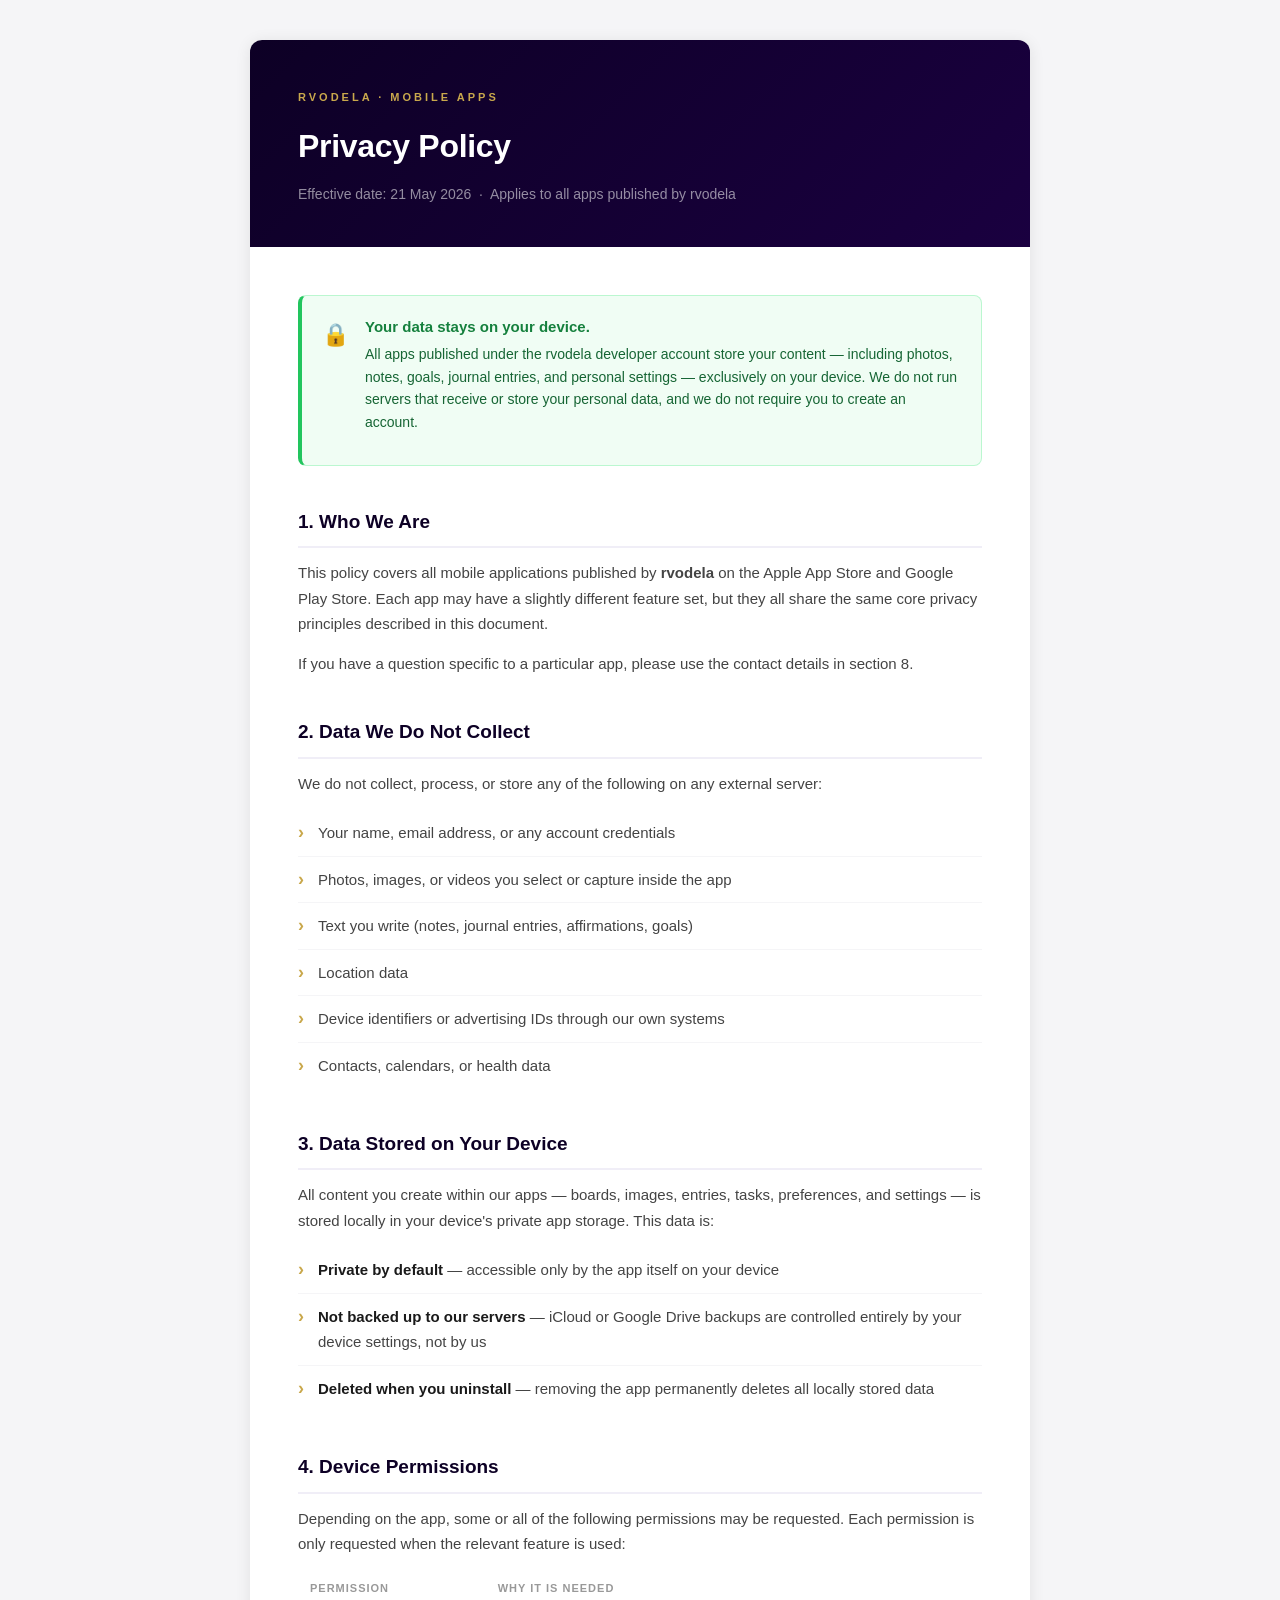
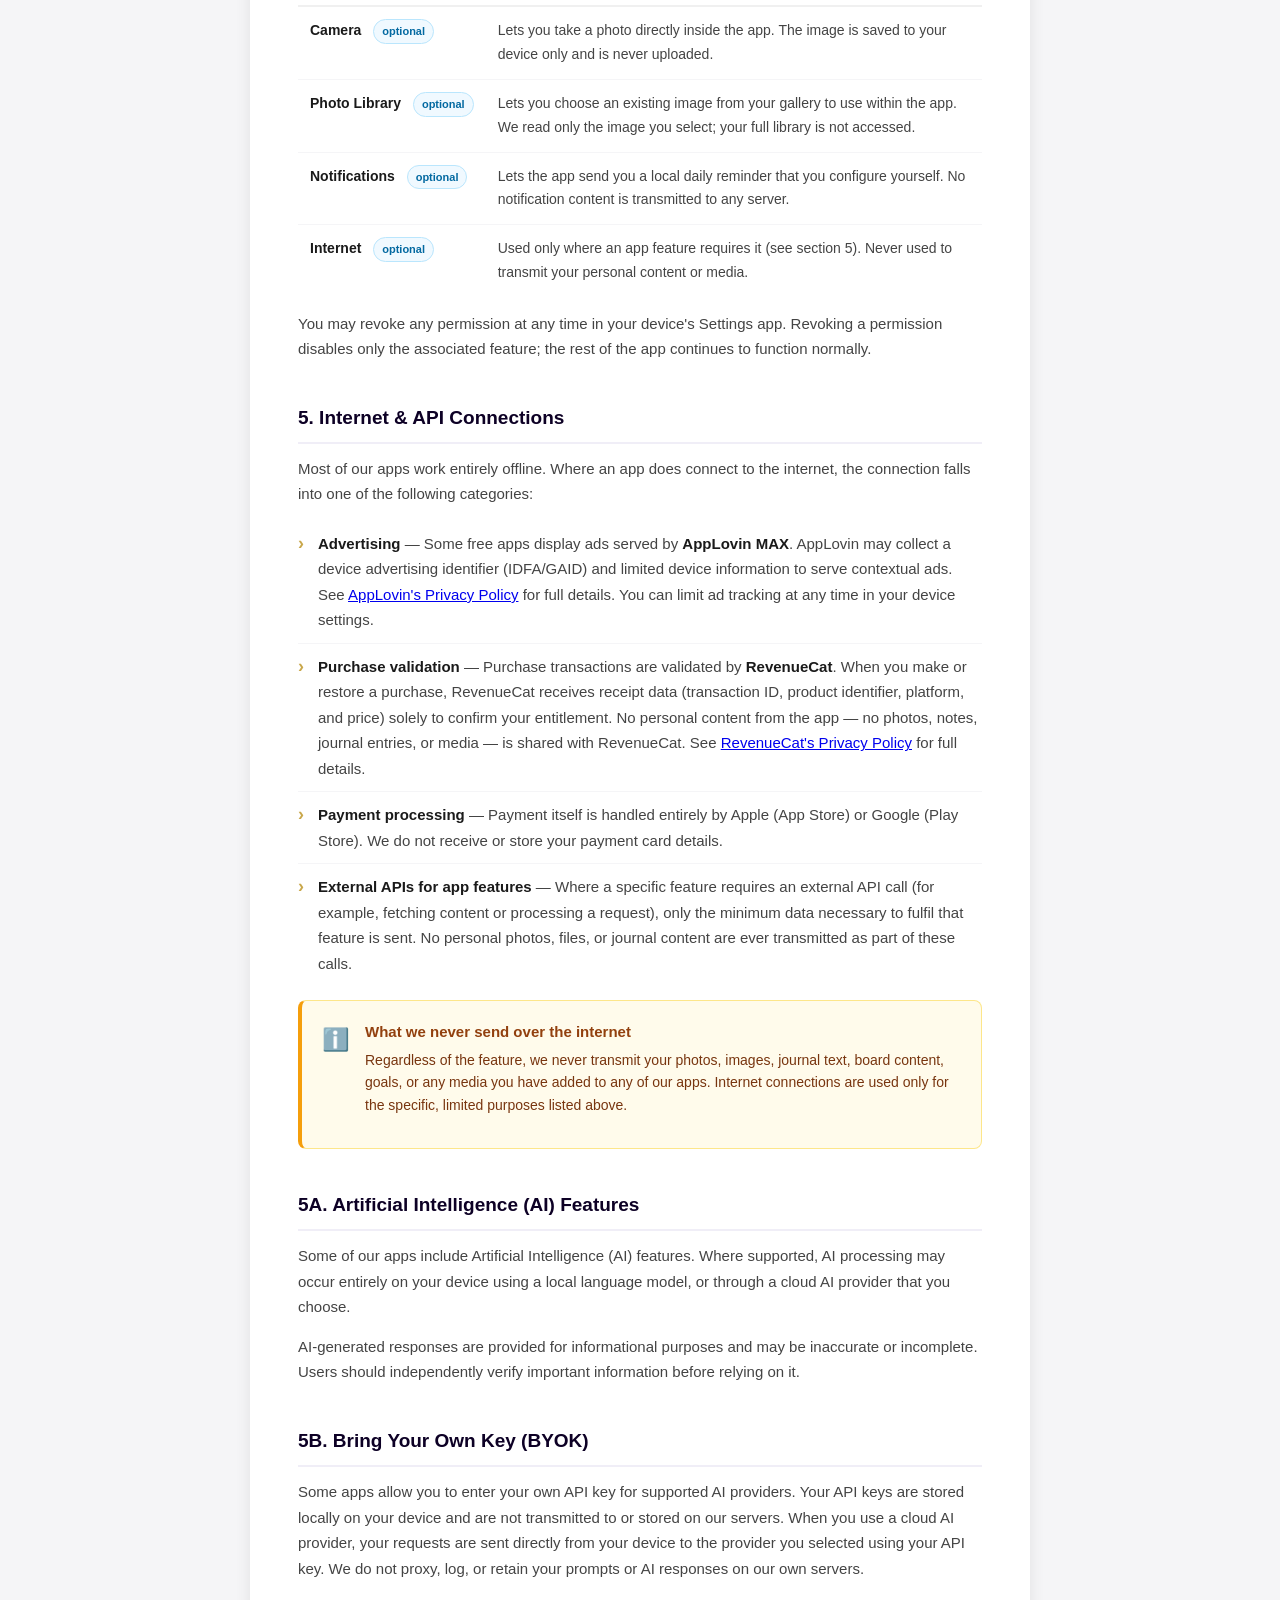
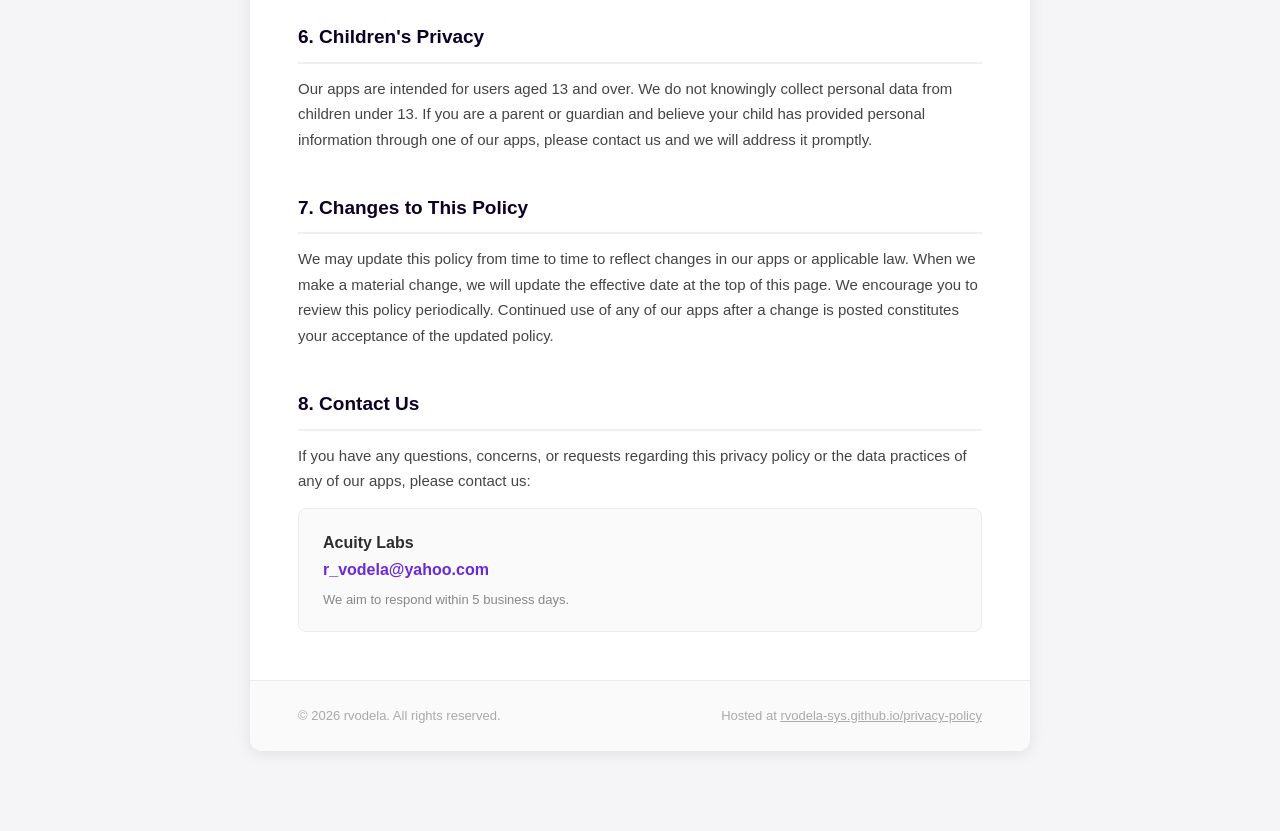
<file: index.html>
<!DOCTYPE html>
<html lang="en">
<head>
  <meta charset="UTF-8" />
  <meta name="viewport" content="width=device-width, initial-scale=1.0" />
  <title>Privacy Policy — rvodela Apps</title>
  <meta name="description" content="Privacy policy for all mobile applications published by rvodela. Your data stays on your device." />
  <style>
    *, *::before, *::after { box-sizing: border-box; margin: 0; padding: 0; }

    body {
      font-family: -apple-system, BlinkMacSystemFont, "Segoe UI", Roboto,
                   Helvetica, Arial, sans-serif;
      line-height: 1.7;
      color: #2d2d2d;
      background: #f5f5f7;
      padding: 40px 20px 80px;
    }

    .container {
      max-width: 780px;
      margin: 0 auto;
      background: #fff;
      border-radius: 12px;
      box-shadow: 0 2px 16px rgba(0,0,0,.09);
      overflow: hidden;
    }

    /* ── Header ───────────────────────────────────────── */
    .header {
      background: linear-gradient(135deg, #0d0025 0%, #1a0040 100%);
      padding: 48px 48px 40px;
      color: #fff;
    }
    .header-label {
      font-size: 11px;
      font-weight: 700;
      letter-spacing: 3px;
      text-transform: uppercase;
      color: #c9a84c;
      margin-bottom: 12px;
    }
    .header h1 {
      font-size: 32px;
      font-weight: 800;
      margin-bottom: 10px;
      letter-spacing: -.3px;
    }
    .header-meta {
      font-size: 14px;
      color: rgba(255,255,255,.55);
    }

    /* ── Body ─────────────────────────────────────────── */
    .body { padding: 48px; }

    /* ── Key message box ──────────────────────────────── */
    .callout {
      display: flex;
      gap: 16px;
      align-items: flex-start;
      background: #f0fdf4;
      border: 1px solid #bbf7d0;
      border-left: 4px solid #22c55e;
      border-radius: 8px;
      padding: 18px 20px;
      margin-bottom: 40px;
    }
    .callout-icon { font-size: 22px; flex-shrink: 0; margin-top: 2px; }
    .callout strong { display: block; font-size: 15px; margin-bottom: 4px; color: #15803d; }
    .callout p { font-size: 14px; color: #166534; line-height: 1.6; }

    .callout-note {
      background: #fffbeb;
      border-color: #fde68a;
      border-left-color: #f59e0b;
    }
    .callout-note strong { color: #92400e; }
    .callout-note p { color: #78350f; }

    /* ── Sections ─────────────────────────────────────── */
    h2 {
      font-size: 19px;
      font-weight: 700;
      color: #0d0025;
      margin: 40px 0 12px;
      padding-bottom: 8px;
      border-bottom: 2px solid #f0eef7;
    }
    h2:first-of-type { margin-top: 0; }

    p { font-size: 15px; color: #444; margin-bottom: 14px; }

    ul {
      list-style: none;
      padding: 0;
      margin: 0 0 14px;
    }
    ul li {
      font-size: 15px;
      color: #444;
      padding: 10px 0 10px 20px;
      border-bottom: 1px solid #f5f5f7;
      position: relative;
    }
    ul li:last-child { border-bottom: none; }
    ul li::before {
      content: '›';
      position: absolute;
      left: 0;
      color: #c9a84c;
      font-weight: 700;
      font-size: 18px;
      line-height: 1.4;
    }
    ul li strong { color: #1a1a1a; }

    /* Permission badge rows */
    .perm-table { width: 100%; border-collapse: collapse; margin-bottom: 14px; font-size: 14px; }
    .perm-table th {
      text-align: left;
      font-size: 11px;
      font-weight: 700;
      letter-spacing: 1px;
      text-transform: uppercase;
      color: #999;
      padding: 8px 12px;
      border-bottom: 2px solid #f0f0f0;
    }
    .perm-table td {
      padding: 12px 12px;
      border-bottom: 1px solid #f5f5f7;
      color: #444;
      vertical-align: top;
    }
    .perm-table tr:last-child td { border-bottom: none; }
    .perm-table td:first-child { font-weight: 600; color: #1a1a1a; white-space: nowrap; width: 140px; }
    .badge {
      display: inline-block;
      font-size: 11px;
      font-weight: 700;
      padding: 2px 8px;
      border-radius: 100px;
      margin-left: 8px;
      vertical-align: middle;
    }
    .badge-opt  { background: #f0f9ff; color: #0369a1; border: 1px solid #bae6fd; }
    .badge-req  { background: #fef9ee; color: #92400e; border: 1px solid #fde68a; }

    /* ── Contact ──────────────────────────────────────── */
    .contact-box {
      background: #fafafa;
      border: 1px solid #ececec;
      border-radius: 8px;
      padding: 20px 24px;
      margin-top: 12px;
    }
    .contact-box a { color: #6d28d9; text-decoration: none; font-weight: 600; }
    .contact-box a:hover { text-decoration: underline; }

    /* ── Footer ───────────────────────────────────────── */
    footer {
      background: #fafafa;
      border-top: 1px solid #ececec;
      padding: 24px 48px;
      font-size: 13px;
      color: #aaa;
      display: flex;
      justify-content: space-between;
      flex-wrap: wrap;
      gap: 8px;
    }
    footer a { color: #aaa; text-decoration: underline; }

    @media (max-width: 600px) {
      .header, .body { padding: 28px 24px; }
      footer { padding: 20px 24px; }
      h2 { font-size: 17px; }
    }
  </style>
</head>
<body>

<div class="container">

  <!-- ── Header ─────────────────────────────────────────── -->
  <div class="header">
    <div class="header-label">rvodela · Mobile Apps</div>
    <h1>Privacy Policy</h1>
    <div class="header-meta">Effective date: 21 May 2026 &nbsp;·&nbsp; Applies to all apps published by rvodela</div>
  </div>

  <!-- ── Body ───────────────────────────────────────────── -->
  <div class="body">

    <div class="callout">
      <div class="callout-icon">🔒</div>
      <div>
        <strong>Your data stays on your device.</strong>
        <p>All apps published under the rvodela developer account store your content — including photos, notes, goals, journal entries, and personal settings — exclusively on your device. We do not run servers that receive or store your personal data, and we do not require you to create an account.</p>
      </div>
    </div>

    <!-- 1 ─────────────────────────────────────────────── -->
    <h2>1. Who We Are</h2>
    <p>This policy covers all mobile applications published by <strong>rvodela</strong> on the Apple App Store and Google Play Store. Each app may have a slightly different feature set, but they all share the same core privacy principles described in this document.</p>
    <p>If you have a question specific to a particular app, please use the contact details in section 8.</p>

    <!-- 2 ─────────────────────────────────────────────── -->
    <h2>2. Data We Do Not Collect</h2>
    <p>We do not collect, process, or store any of the following on any external server:</p>
    <ul>
      <li>Your name, email address, or any account credentials</li>
      <li>Photos, images, or videos you select or capture inside the app</li>
      <li>Text you write (notes, journal entries, affirmations, goals)</li>
      <li>Location data</li>
      <li>Device identifiers or advertising IDs through our own systems</li>
      <li>Contacts, calendars, or health data</li>
    </ul>

    <!-- 3 ─────────────────────────────────────────────── -->
    <h2>3. Data Stored on Your Device</h2>
    <p>All content you create within our apps — boards, images, entries, tasks, preferences, and settings — is stored locally in your device's private app storage. This data is:</p>
    <ul>
      <li><strong>Private by default</strong> — accessible only by the app itself on your device</li>
      <li><strong>Not backed up to our servers</strong> — iCloud or Google Drive backups are controlled entirely by your device settings, not by us</li>
      <li><strong>Deleted when you uninstall</strong> — removing the app permanently deletes all locally stored data</li>
    </ul>

    <!-- 4 ─────────────────────────────────────────────── -->
    <h2>4. Device Permissions</h2>
    <p>Depending on the app, some or all of the following permissions may be requested. Each permission is only requested when the relevant feature is used:</p>

    <table class="perm-table">
      <thead>
        <tr>
          <th>Permission</th>
          <th>Why it is needed</th>
        </tr>
      </thead>
      <tbody>
        <tr>
          <td>Camera <span class="badge badge-opt">optional</span></td>
          <td>Lets you take a photo directly inside the app. The image is saved to your device only and is never uploaded.</td>
        </tr>
        <tr>
          <td>Photo Library <span class="badge badge-opt">optional</span></td>
          <td>Lets you choose an existing image from your gallery to use within the app. We read only the image you select; your full library is not accessed.</td>
        </tr>
        <tr>
          <td>Notifications <span class="badge badge-opt">optional</span></td>
          <td>Lets the app send you a local daily reminder that you configure yourself. No notification content is transmitted to any server.</td>
        </tr>
        <tr>
          <td>Internet <span class="badge badge-opt">optional</span></td>
          <td>Used only where an app feature requires it (see section 5). Never used to transmit your personal content or media.</td>
        </tr>
      </tbody>
    </table>

    <p>You may revoke any permission at any time in your device's Settings app. Revoking a permission disables only the associated feature; the rest of the app continues to function normally.</p>

    <!-- 5 ─────────────────────────────────────────────── -->
    <h2>5. Internet &amp; API Connections</h2>
    <p>Most of our apps work entirely offline. Where an app does connect to the internet, the connection falls into one of the following categories:</p>
    <ul>
      <li><strong>Advertising</strong> — Some free apps display ads served by <strong>AppLovin MAX</strong>. AppLovin may collect a device advertising identifier (IDFA/GAID) and limited device information to serve contextual ads. See <a href="https://www.applovin.com/privacy/" target="_blank" rel="noopener">AppLovin's Privacy Policy</a> for full details. You can limit ad tracking at any time in your device settings.</li>
      <li><strong>Purchase validation</strong> — Purchase transactions are validated by <strong>RevenueCat</strong>. When you make or restore a purchase, RevenueCat receives receipt data (transaction ID, product identifier, platform, and price) solely to confirm your entitlement. No personal content from the app — no photos, notes, journal entries, or media — is shared with RevenueCat. See <a href="https://www.revenuecat.com/privacy" target="_blank" rel="noopener">RevenueCat's Privacy Policy</a> for full details.</li>
      <li><strong>Payment processing</strong> — Payment itself is handled entirely by Apple (App Store) or Google (Play Store). We do not receive or store your payment card details.</li>
      <li><strong>External APIs for app features</strong> — Where a specific feature requires an external API call (for example, fetching content or processing a request), only the minimum data necessary to fulfil that feature is sent. No personal photos, files, or journal content are ever transmitted as part of these calls.</li>
    </ul>

    <div class="callout callout-note">
      <div class="callout-icon">ℹ️</div>
      <div>
        <strong>What we never send over the internet</strong>
        <p>Regardless of the feature, we never transmit your photos, images, journal text, board content, goals, or any media you have added to any of our apps. Internet connections are used only for the specific, limited purposes listed above.</p>
      </div>
    </div>


    <!-- AI -->
    <h2>5A. Artificial Intelligence (AI) Features</h2>
    <p>Some of our apps include Artificial Intelligence (AI) features. Where supported, AI processing may occur entirely on your device using a local language model, or through a cloud AI provider that you choose.</p>
    <p>AI-generated responses are provided for informational purposes and may be inaccurate or incomplete. Users should independently verify important information before relying on it.</p>

    <h2>5B. Bring Your Own Key (BYOK)</h2>
    <p>Some apps allow you to enter your own API key for supported AI providers. Your API keys are stored locally on your device and are not transmitted to or stored on our servers. When you use a cloud AI provider, your requests are sent directly from your device to the provider you selected using your API key. We do not proxy, log, or retain your prompts or AI responses on our own servers.</p>

    <!-- 6 ─────────────────────────────────────────────── -->
    <h2>6. Children's Privacy</h2>
    <p>Our apps are intended for users aged 13 and over. We do not knowingly collect personal data from children under 13. If you are a parent or guardian and believe your child has provided personal information through one of our apps, please contact us and we will address it promptly.</p>

    <!-- 7 ─────────────────────────────────────────────── -->
    <h2>7. Changes to This Policy</h2>
    <p>We may update this policy from time to time to reflect changes in our apps or applicable law. When we make a material change, we will update the effective date at the top of this page. We encourage you to review this policy periodically. Continued use of any of our apps after a change is posted constitutes your acceptance of the updated policy.</p>

    <!-- 8 ─────────────────────────────────────────────── -->
    <h2>8. Contact Us</h2>
    <p>If you have any questions, concerns, or requests regarding this privacy policy or the data practices of any of our apps, please contact us:</p>
    <div class="contact-box">
      <strong>Acuity Labs</strong><br />
      <a href="mailto:r_vodela@yahoo.com">r_vodela@yahoo.com</a><br />
      <span style="font-size:13px; color:#888; margin-top:6px; display:block;">We aim to respond within 5 business days.</span>
    </div>

  </div><!-- /body -->

  <!-- ── Footer ─────────────────────────────────────────── -->
  <footer>
    <span>&copy; 2026 rvodela. All rights reserved.</span>
    <span>Hosted at <a href="https://rvodela-sys.github.io/privacy-policy/">rvodela-sys.github.io/privacy-policy</a></span>
  </footer>

</div>

</body>
</html>
</file>
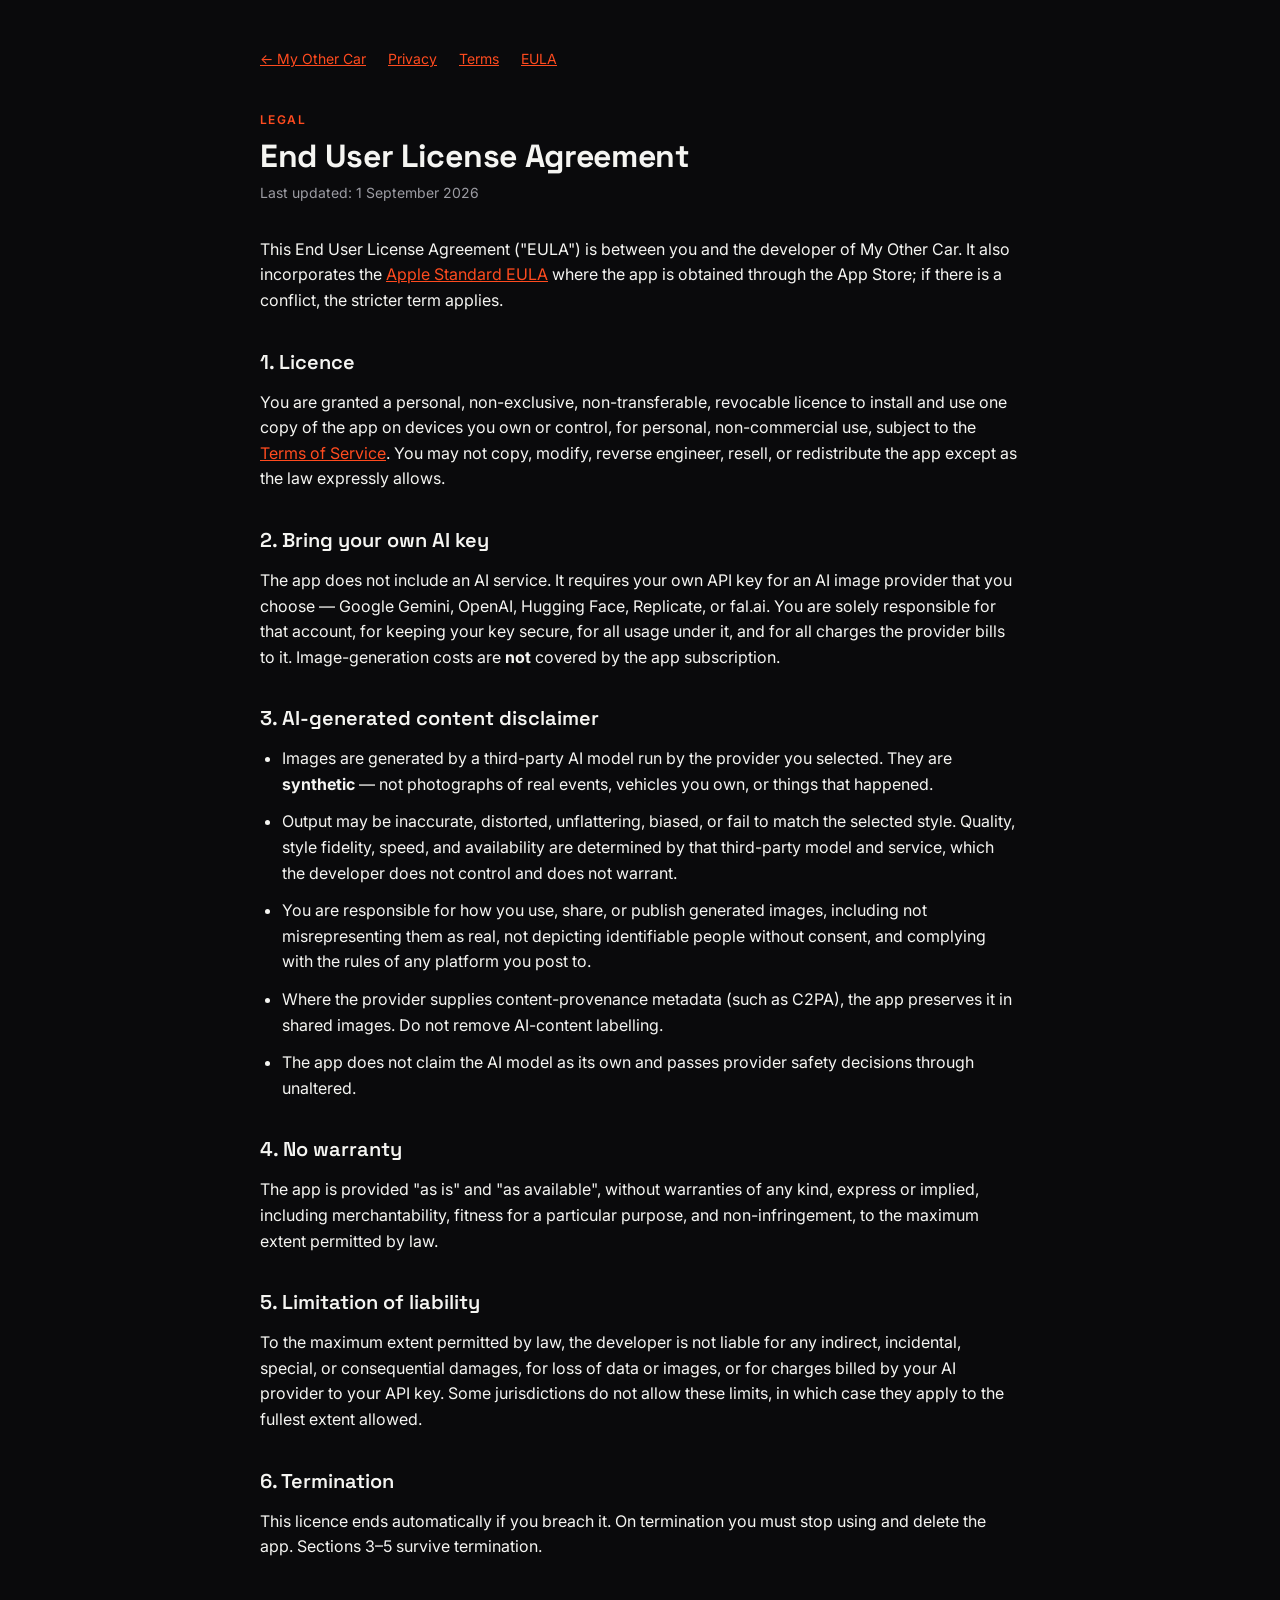
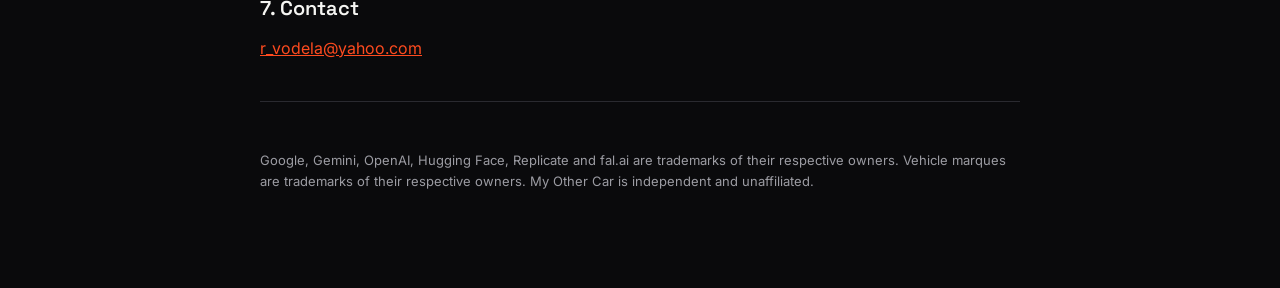
<file: eula.html>
<!DOCTYPE html>
<html lang="en">
<head>
<meta charset="UTF-8" />
<meta name="viewport" content="width=device-width, initial-scale=1" />
<title>EULA — My Other Car</title>
<meta name="description" content="End User License Agreement for My Other Car, including the AI-generated content disclaimer." />
<link rel="preconnect" href="https://fonts.googleapis.com" />
<link rel="preconnect" href="https://fonts.gstatic.com" crossorigin />
<link href="https://fonts.googleapis.com/css2?family=Space+Grotesk:wght@600;700&family=Inter:wght@400;500;600&display=swap" rel="stylesheet" />
<link rel="icon" type="image/png" href="../favicon.png" />
<link href="legal.css" rel="stylesheet" />
</head>
<body>
<main>
  <nav class="nav">
    <a href="../index.html">&larr; My Other Car</a>
    <a href="privacy.html">Privacy</a>
    <a href="terms.html">Terms</a>
    <a href="eula.html">EULA</a>
  </nav>

  <p class="eyebrow">Legal</p>
  <h1>End User License Agreement</h1>
  <p class="updated">Last updated: 1 September 2026</p>

  <p>
    This End User License Agreement ("EULA") is between you and the developer of
    My Other Car. It also incorporates the
    <a href="https://www.apple.com/legal/internet-services/itunes/dev/stdeula/">Apple
    Standard EULA</a> where the app is obtained through the App Store; if there is
    a conflict, the stricter term applies.
  </p>

  <h2>1. Licence</h2>
  <p>
    You are granted a personal, non-exclusive, non-transferable, revocable
    licence to install and use one copy of the app on devices you own or
    control, for personal, non-commercial use, subject to the
    <a href="terms.html">Terms of Service</a>. You may not copy, modify, reverse
    engineer, resell, or redistribute the app except as the law expressly allows.
  </p>

  <h2>2. Bring your own AI key</h2>
  <p>
    The app does not include an AI service. It requires your own API key for an
    AI image provider that you choose &mdash; Google Gemini, OpenAI, Hugging
    Face, Replicate, or fal.ai. You are solely responsible for that account, for
    keeping your key secure, for all usage under it, and for all charges the
    provider bills to it. Image-generation costs are <strong>not</strong>
    covered by the app subscription.
  </p>

  <h2>3. AI-generated content disclaimer</h2>
  <ul>
    <li>Images are generated by a third-party AI model run by the provider you
      selected. They are
      <strong>synthetic</strong> &mdash; not photographs of real events, vehicles
      you own, or things that happened.</li>
    <li>Output may be inaccurate, distorted, unflattering, biased, or fail to
      match the selected style. Quality, style fidelity, speed, and availability
      are determined by that third-party model and service, which the developer
      does not control and does not warrant.</li>
    <li>You are responsible for how you use, share, or publish generated images,
      including not misrepresenting them as real, not depicting identifiable
      people without consent, and complying with the rules of any platform you
      post to.</li>
    <li>Where the provider supplies content-provenance metadata (such as C2PA),
      the app preserves it in shared images. Do not remove AI-content labelling.</li>
    <li>The app does not claim the AI model as its own and passes provider safety
      decisions through unaltered.</li>
  </ul>

  <h2>4. No warranty</h2>
  <p>
    The app is provided "as is" and "as available", without warranties of any
    kind, express or implied, including merchantability, fitness for a particular
    purpose, and non-infringement, to the maximum extent permitted by law.
  </p>

  <h2>5. Limitation of liability</h2>
  <p>
    To the maximum extent permitted by law, the developer is not liable for any
    indirect, incidental, special, or consequential damages, for loss of data or
    images, or for charges billed by your AI provider to your API key. Some jurisdictions
    do not allow these limits, in which case they apply to the fullest extent
    allowed.
  </p>

  <h2>6. Termination</h2>
  <p>
    This licence ends automatically if you breach it. On termination you must
    stop using and delete the app. Sections 3&ndash;5 survive termination.
  </p>

  <h2>7. Contact</h2>
  <p>
    <a href="mailto:r_vodela@yahoo.com">r_vodela@yahoo.com</a>
  </p>

  <hr />
  <footer>Google, Gemini, OpenAI, Hugging Face, Replicate and fal.ai are trademarks of their respective owners. Vehicle marques are trademarks of their respective owners. My Other Car is independent and unaffiliated.</footer>
</main>
</body>
</html>
</file>
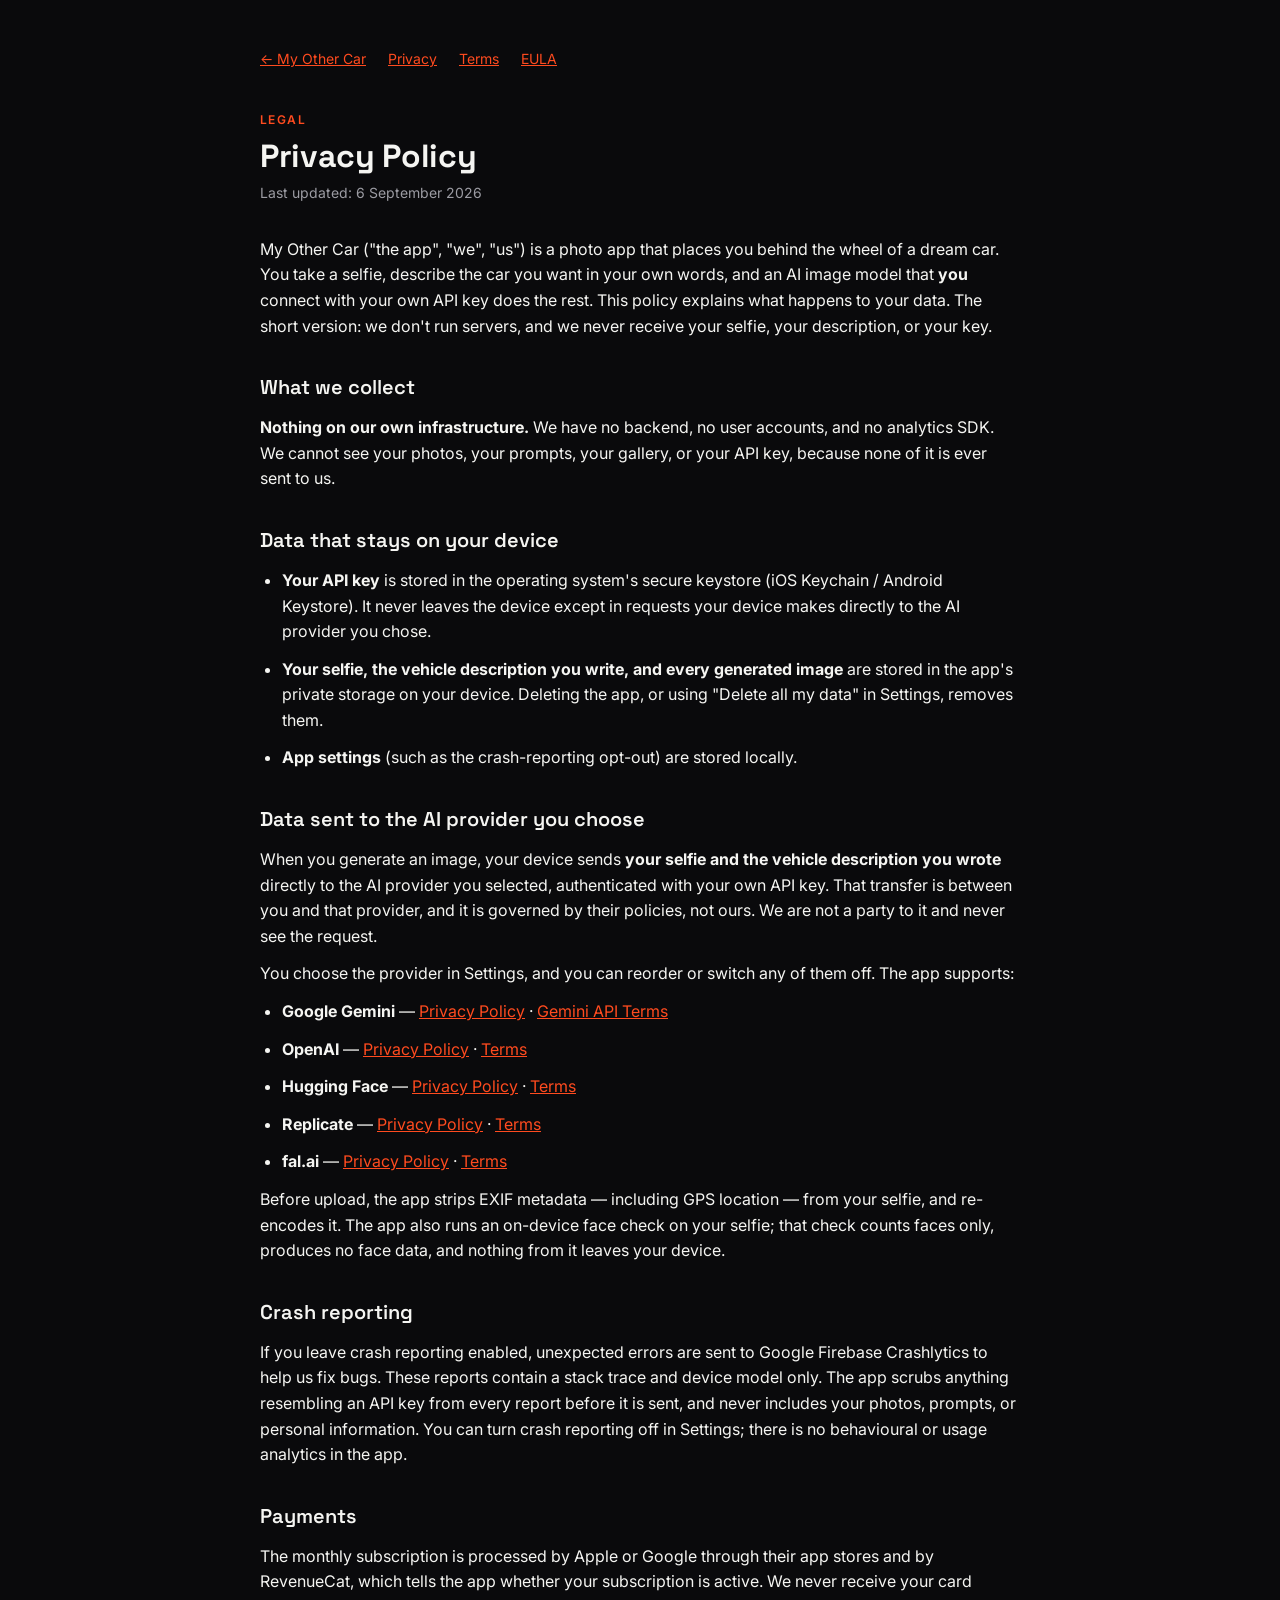
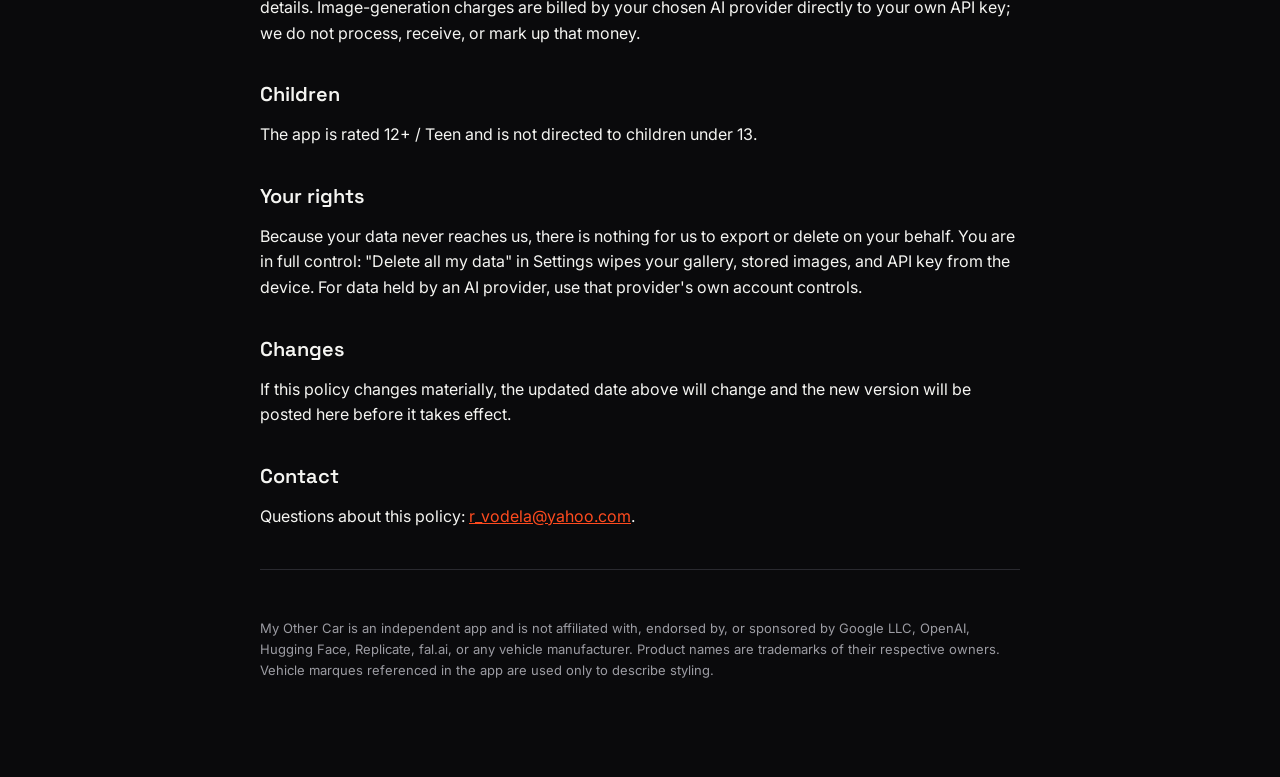
<file: privacy.html>
<!DOCTYPE html>
<html lang="en">
<head>
<meta charset="UTF-8" />
<meta name="viewport" content="width=device-width, initial-scale=1" />
<title>Privacy Policy — My Other Car</title>
<meta name="description" content="How My Other Car handles your data: it doesn't. No servers, no account, no tracking." />
<link rel="preconnect" href="https://fonts.googleapis.com" />
<link rel="preconnect" href="https://fonts.gstatic.com" crossorigin />
<link href="https://fonts.googleapis.com/css2?family=Space+Grotesk:wght@600;700&family=Inter:wght@400;500;600&display=swap" rel="stylesheet" />
<link rel="icon" type="image/png" href="../favicon.png" />
<link href="legal.css" rel="stylesheet" />
</head>
<body>
<main>
  <nav class="nav">
    <a href="../index.html">&larr; My Other Car</a>
    <a href="privacy.html">Privacy</a>
    <a href="terms.html">Terms</a>
    <a href="eula.html">EULA</a>
  </nav>

  <p class="eyebrow">Legal</p>
  <h1>Privacy Policy</h1>
  <p class="updated">Last updated: 6 September 2026</p>

  <p>
    My Other Car ("the app", "we", "us") is a photo app that places you behind
    the wheel of a dream car. You take a selfie, describe the car you want in
    your own words, and an AI image model that <strong>you</strong> connect with
    your own API key does the rest. This policy explains what happens to your
    data. The short version: we don't run servers, and we never receive your
    selfie, your description, or your key.
  </p>

  <h2>What we collect</h2>
  <p>
    <strong>Nothing on our own infrastructure.</strong> We have no backend, no
    user accounts, and no analytics SDK. We cannot see your photos, your prompts,
    your gallery, or your API key, because none of it is ever sent to us.
  </p>

  <h2>Data that stays on your device</h2>
  <ul>
    <li><strong>Your API key</strong> is stored in the operating system's secure
      keystore (iOS Keychain / Android Keystore). It never leaves the device
      except in requests your device makes directly to the AI provider you
      chose.</li>
    <li><strong>Your selfie, the vehicle description you write, and every
      generated image</strong> are stored in the app's private storage on your
      device. Deleting the app, or using "Delete all my data" in Settings,
      removes them.</li>
    <li><strong>App settings</strong> (such as the crash-reporting opt-out) are
      stored locally.</li>
  </ul>

  <h2>Data sent to the AI provider you choose</h2>
  <p>
    When you generate an image, your device sends <strong>your selfie and the
    vehicle description you wrote</strong> directly to the AI provider you
    selected, authenticated with your own API key. That transfer is between you
    and that provider, and it is governed by their policies, not ours. We are
    not a party to it and never see the request.
  </p>
  <p>
    You choose the provider in Settings, and you can reorder or switch any of
    them off. The app supports:
  </p>
  <ul>
    <li><strong>Google Gemini</strong> —
      <a href="https://policies.google.com/privacy">Privacy Policy</a> ·
      <a href="https://ai.google.dev/gemini-api/terms">Gemini API Terms</a></li>
    <li><strong>OpenAI</strong> —
      <a href="https://openai.com/policies/privacy-policy">Privacy Policy</a> ·
      <a href="https://openai.com/policies/terms-of-use">Terms</a></li>
    <li><strong>Hugging Face</strong> —
      <a href="https://huggingface.co/privacy">Privacy Policy</a> ·
      <a href="https://huggingface.co/terms-of-service">Terms</a></li>
    <li><strong>Replicate</strong> —
      <a href="https://replicate.com/privacy">Privacy Policy</a> ·
      <a href="https://replicate.com/terms">Terms</a></li>
    <li><strong>fal.ai</strong> —
      <a href="https://fal.ai/privacy">Privacy Policy</a> ·
      <a href="https://fal.ai/terms">Terms</a></li>
  </ul>
  <p>
    Before upload, the app strips EXIF metadata — including GPS location — from
    your selfie, and re-encodes it. The app also runs an on-device face check on
    your selfie; that check counts faces only, produces no face data, and
    nothing from it leaves your device.
  </p>

  <h2>Crash reporting</h2>
  <p>
    If you leave crash reporting enabled, unexpected errors are sent to Google
    Firebase Crashlytics to help us fix bugs. These reports contain a stack
    trace and device model only. The app scrubs anything resembling an API key
    from every report before it is sent, and never includes your photos,
    prompts, or personal information. You can turn crash reporting off in
    Settings; there is no behavioural or usage analytics in the app.
  </p>

  <h2>Payments</h2>
  <p>
    The monthly subscription is processed by Apple or Google through their app
    stores and by RevenueCat, which tells the app whether your subscription is
    active. We never receive your card details. Image-generation charges are
    billed by your chosen AI provider directly to your own API key; we do not
    process, receive, or mark up that money.
  </p>

  <h2>Children</h2>
  <p>
    The app is rated 12+ / Teen and is not directed to children under 13.
  </p>

  <h2>Your rights</h2>
  <p>
    Because your data never reaches us, there is nothing for us to export or
    delete on your behalf. You are in full control: "Delete all my data" in
    Settings wipes your gallery, stored images, and API key from the device.
    For data held by an AI provider, use that provider's own account
    controls.
  </p>

  <h2>Changes</h2>
  <p>
    If this policy changes materially, the updated date above will change and the
    new version will be posted here before it takes effect.
  </p>

  <h2>Contact</h2>
  <p>
    Questions about this policy: <a href="mailto:r_vodela@yahoo.com">r_vodela@yahoo.com</a>.
  </p>

  <hr />
  <footer>My Other Car is an independent app and is not affiliated with, endorsed by, or sponsored by Google LLC, OpenAI, Hugging Face, Replicate, fal.ai, or any vehicle manufacturer. Product names are trademarks of their respective owners. Vehicle marques referenced in the app are used only to describe styling.</footer>
</main>
</body>
</html>
</file>
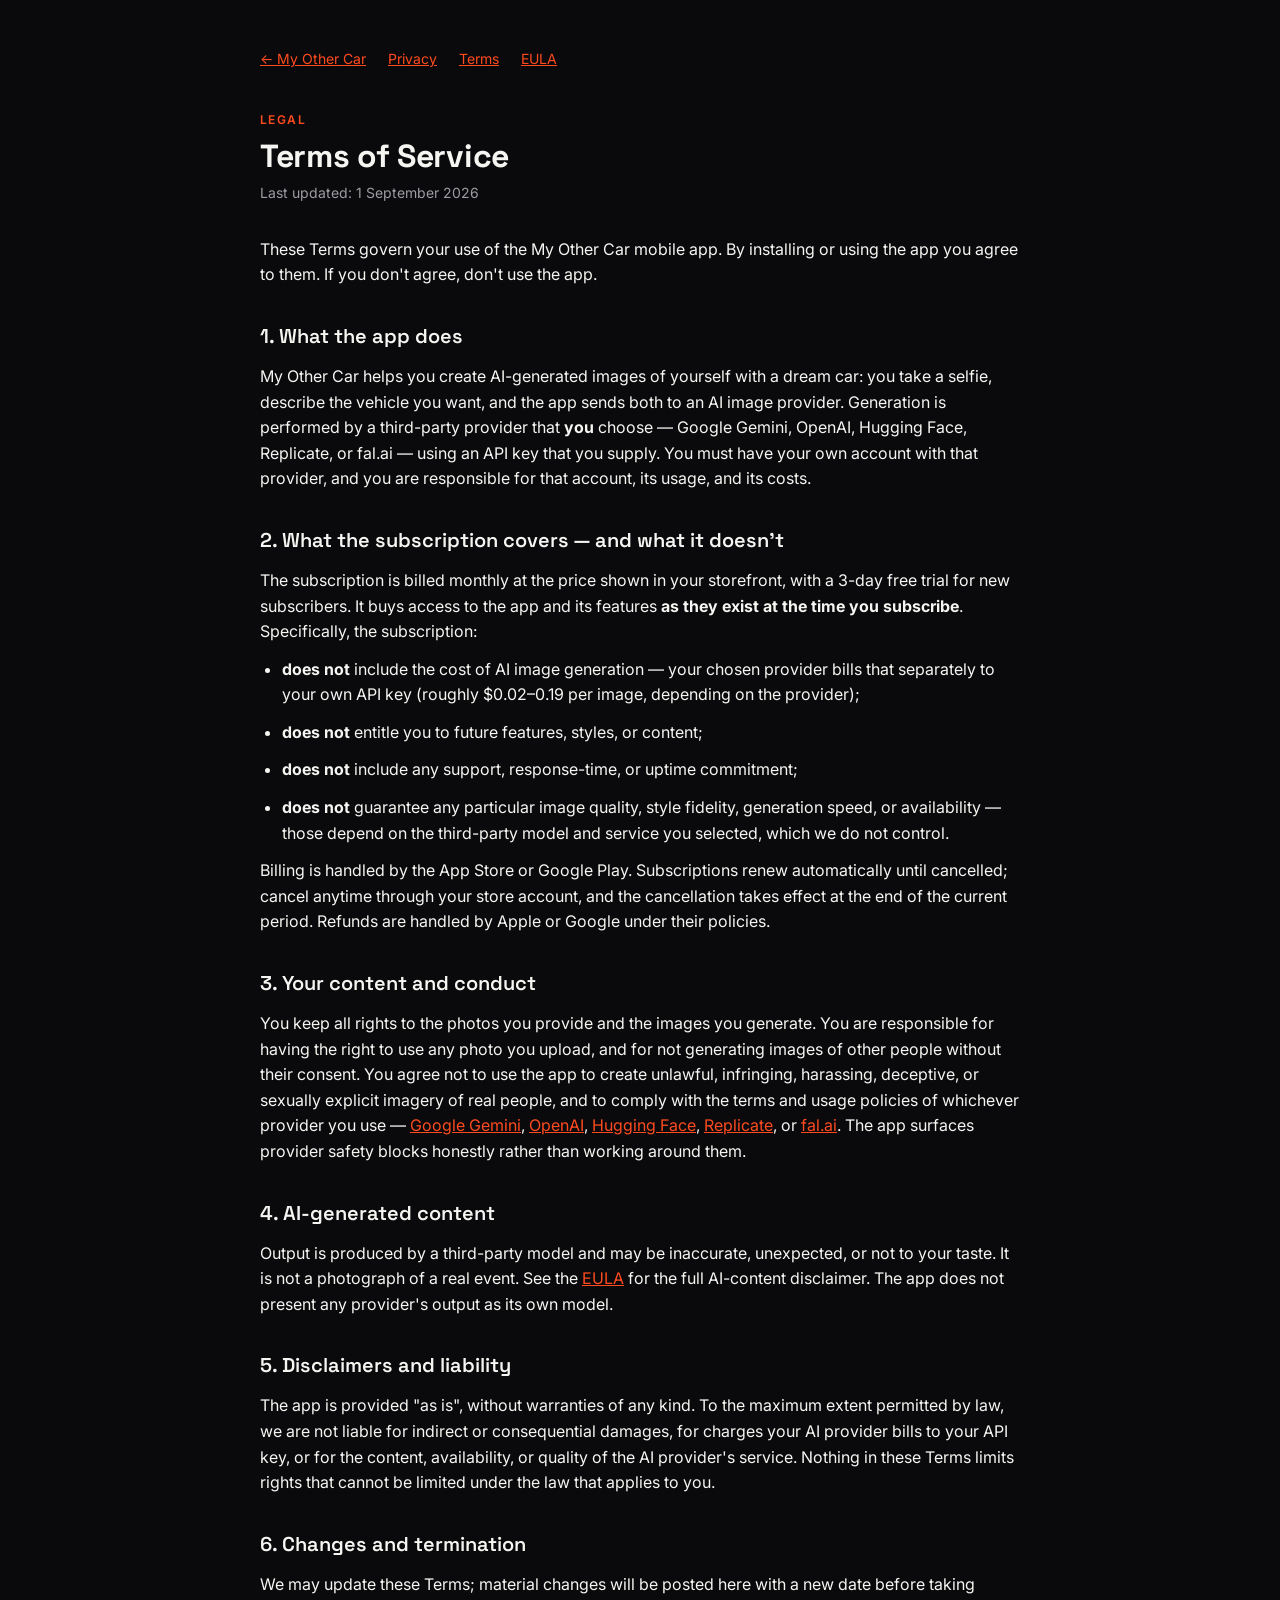
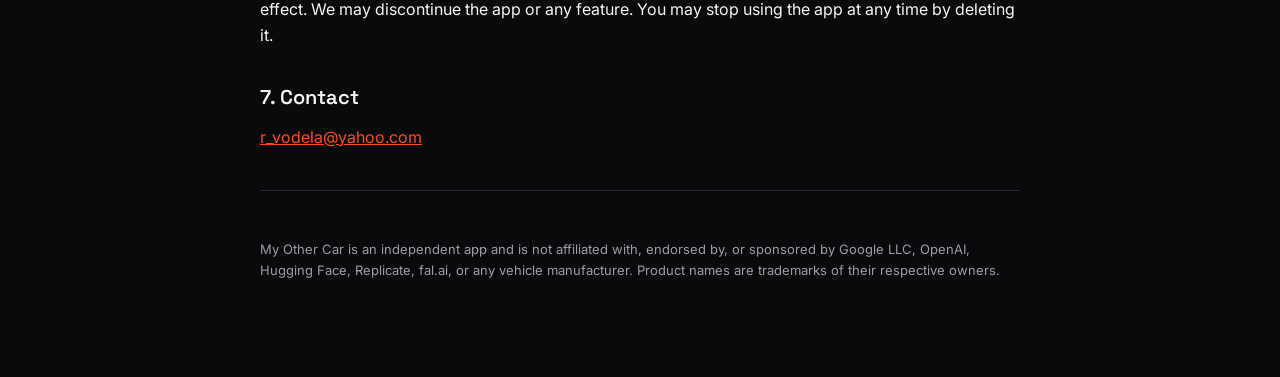
<file: terms.html>
<!DOCTYPE html>
<html lang="en">
<head>
<meta charset="UTF-8" />
<meta name="viewport" content="width=device-width, initial-scale=1" />
<title>Terms of Service — My Other Car</title>
<meta name="description" content="The terms for using My Other Car, including exactly what the subscription does and does not cover." />
<link rel="preconnect" href="https://fonts.googleapis.com" />
<link rel="preconnect" href="https://fonts.gstatic.com" crossorigin />
<link href="https://fonts.googleapis.com/css2?family=Space+Grotesk:wght@600;700&family=Inter:wght@400;500;600&display=swap" rel="stylesheet" />
<link rel="icon" type="image/png" href="../favicon.png" />
<link href="legal.css" rel="stylesheet" />
</head>
<body>
<main>
  <nav class="nav">
    <a href="../index.html">&larr; My Other Car</a>
    <a href="privacy.html">Privacy</a>
    <a href="terms.html">Terms</a>
    <a href="eula.html">EULA</a>
  </nav>

  <p class="eyebrow">Legal</p>
  <h1>Terms of Service</h1>
  <p class="updated">Last updated: 1 September 2026</p>

  <p>
    These Terms govern your use of the My Other Car mobile app. By installing or
    using the app you agree to them. If you don't agree, don't use the app.
  </p>

  <h2>1. What the app does</h2>
  <p>
    My Other Car helps you create AI-generated images of yourself with a dream
    car: you take a selfie, describe the vehicle you want, and the app sends
    both to an AI image provider. Generation is performed by a third-party
    provider that <strong>you</strong> choose &mdash; Google Gemini, OpenAI,
    Hugging Face, Replicate, or fal.ai &mdash; using an API key that you supply.
    You must have your own account with that provider, and you are responsible
    for that account, its usage, and its costs.
  </p>

  <h2>2. What the subscription covers &mdash; and what it doesn't</h2>
  <p>
    The subscription is billed monthly at the price shown in your storefront,
    with a 3-day free trial for new subscribers. It buys access to the app and
    its features
    <strong>as they exist at the time you subscribe</strong>. Specifically, the
    subscription:
  </p>
  <ul>
    <li><strong>does not</strong> include the cost of AI image generation
      &mdash; your chosen provider bills that separately to your own API key
      (roughly $0.02&ndash;0.19 per image, depending on the provider);</li>
    <li><strong>does not</strong> entitle you to future features, styles, or content;</li>
    <li><strong>does not</strong> include any support, response-time, or
      uptime commitment;</li>
    <li><strong>does not</strong> guarantee any particular image quality, style
      fidelity, generation speed, or availability &mdash; those depend on the
      third-party model and service you selected, which we do not control.</li>
  </ul>
  <p>
    Billing is handled by the App Store or Google Play. Subscriptions renew
    automatically until cancelled; cancel anytime through your store account, and
    the cancellation takes effect at the end of the current period. Refunds are
    handled by Apple or Google under their policies.
  </p>

  <h2>3. Your content and conduct</h2>
  <p>
    You keep all rights to the photos you provide and the images you generate.
    You are responsible for having the right to use any photo you upload, and for
    not generating images of other people without their consent. You agree not to
    use the app to create unlawful, infringing, harassing, deceptive, or sexually
    explicit imagery of real people, and to comply with the terms and usage
    policies of whichever provider you use &mdash;
    <a href="https://ai.google.dev/gemini-api/terms">Google Gemini</a>,
    <a href="https://openai.com/policies/terms-of-use">OpenAI</a>,
    <a href="https://huggingface.co/terms-of-service">Hugging Face</a>,
    <a href="https://replicate.com/terms">Replicate</a>, or
    <a href="https://fal.ai/terms">fal.ai</a>. The app surfaces provider safety
    blocks honestly rather than working around them.
  </p>

  <h2>4. AI-generated content</h2>
  <p>
    Output is produced by a third-party model and may be inaccurate, unexpected,
    or not to your taste. It is not a photograph of a real event. See the
    <a href="eula.html">EULA</a> for the full AI-content disclaimer. The app
    does not present any provider's output as its own model.
  </p>

  <h2>5. Disclaimers and liability</h2>
  <p>
    The app is provided "as is", without warranties of any kind. To the maximum
    extent permitted by law, we are not liable for indirect or consequential
    damages, for charges your AI provider bills to your API key, or for the content,
    availability, or quality of the AI provider's service. Nothing in these Terms
    limits rights that cannot be limited under the law that applies to you.
  </p>

  <h2>6. Changes and termination</h2>
  <p>
    We may update these Terms; material changes will be posted here with a new
    date before taking effect. We may discontinue the app or any feature. You may
    stop using the app at any time by deleting it.
  </p>

  <h2>7. Contact</h2>
  <p>
    <a href="mailto:r_vodela@yahoo.com">r_vodela@yahoo.com</a>
  </p>

  <hr />
  <footer>My Other Car is an independent app and is not affiliated with, endorsed by, or sponsored by Google LLC, OpenAI, Hugging Face, Replicate, fal.ai, or any vehicle manufacturer. Product names are trademarks of their respective owners.</footer>
</main>
</body>
</html>
</file>
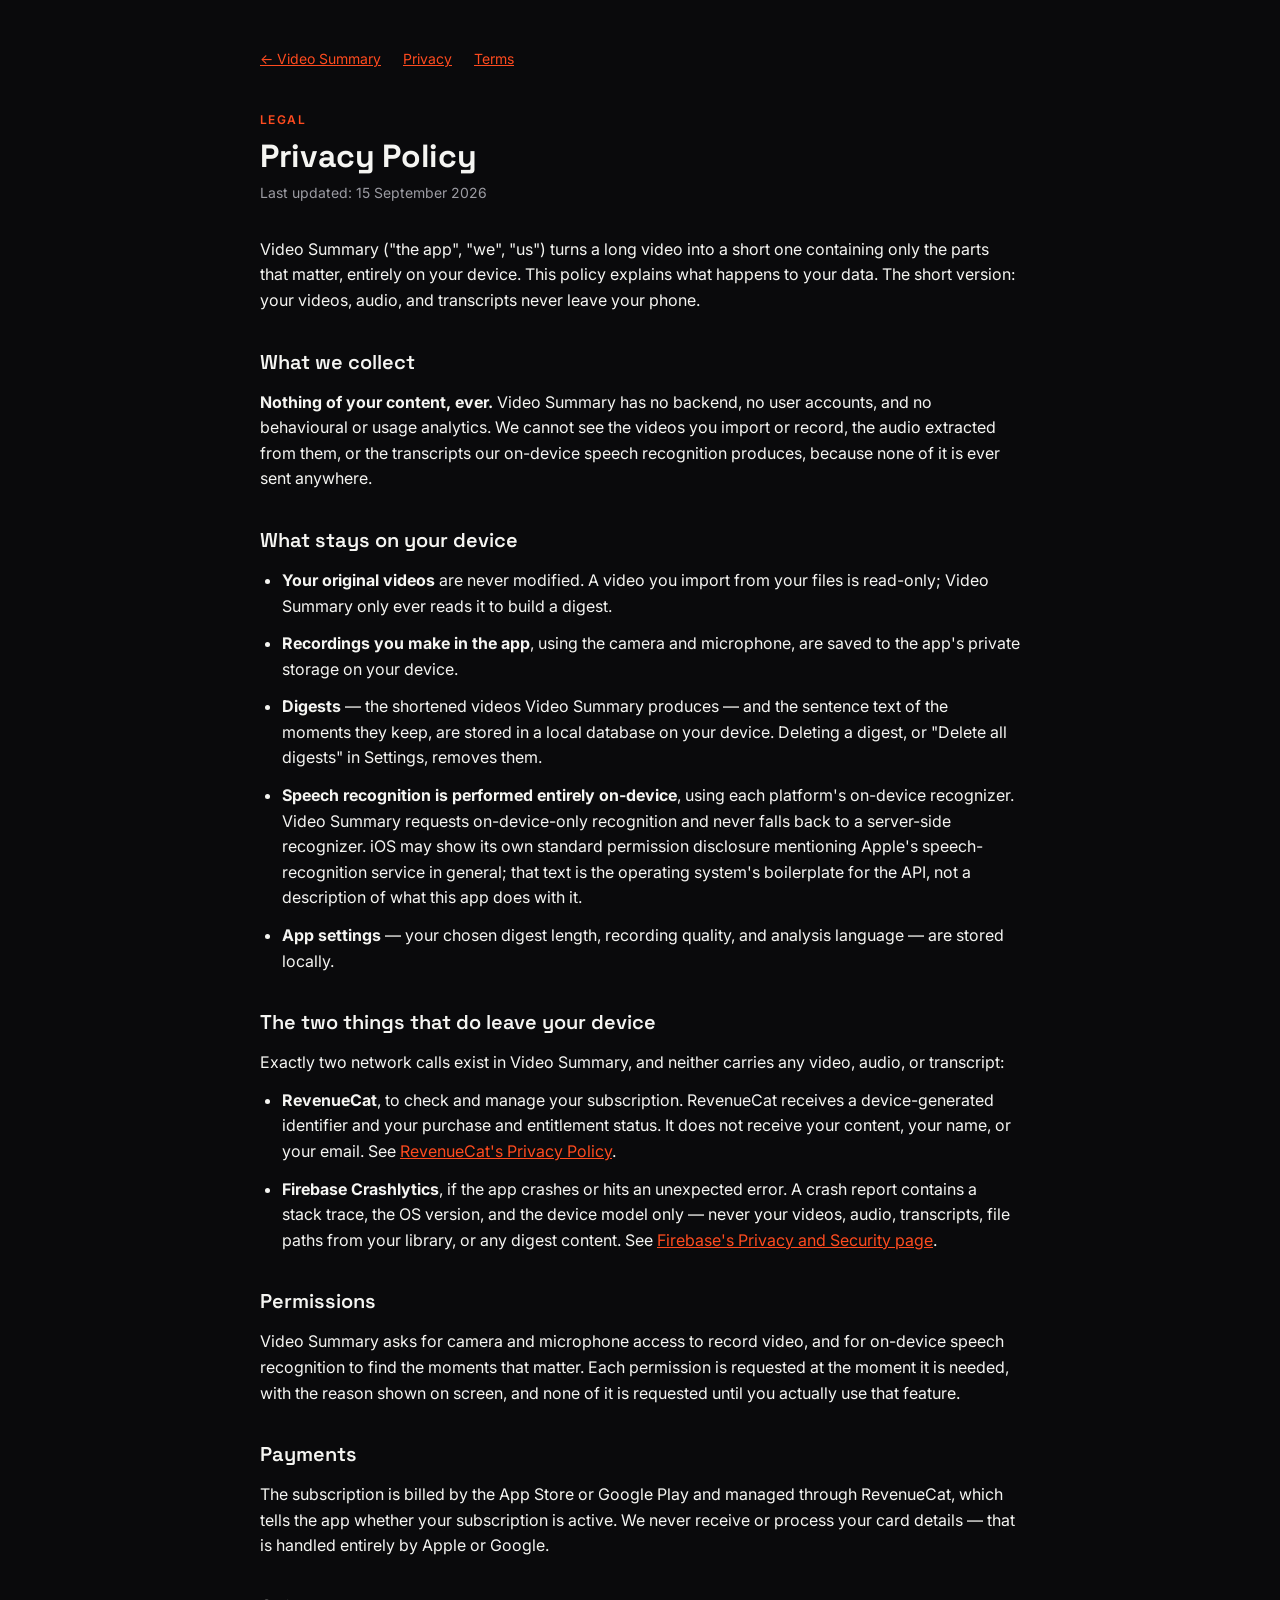
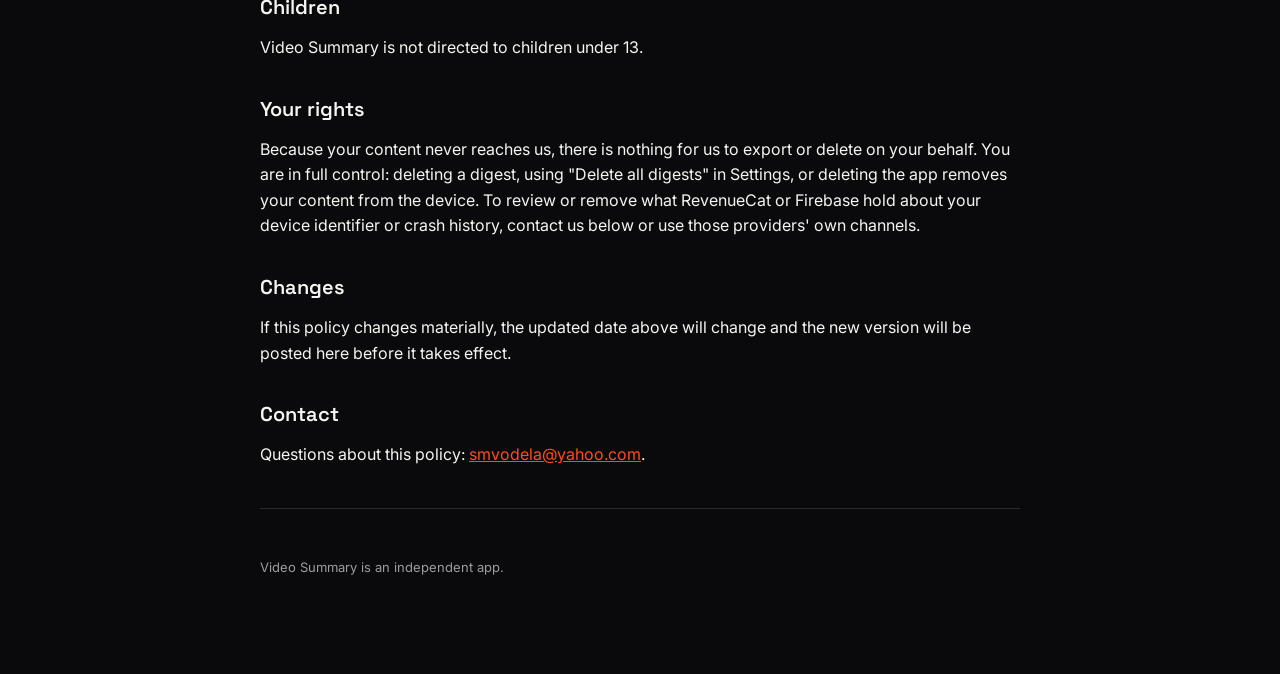
<file: videodigest/privacy.html>
<!DOCTYPE html>
<html lang="en">
<head>
<meta charset="UTF-8" />
<meta name="viewport" content="width=device-width, initial-scale=1" />
<title>Privacy Policy — Video Summary</title>
<meta name="description" content="How Video Summary handles your data: your videos, audio and transcripts never leave your device. No servers, no accounts, no analytics." />
<link rel="preconnect" href="https://fonts.googleapis.com" />
<link rel="preconnect" href="https://fonts.gstatic.com" crossorigin />
<link href="https://fonts.googleapis.com/css2?family=Space+Grotesk:wght@600;700&family=Inter:wght@400;500;600&display=swap" rel="stylesheet" />
<link href="legal.css" rel="stylesheet" />
</head>
<body>
<main>
  <nav class="nav">
    <a href="https://rvodela.github.io/Videodigest/">&larr; Video Summary</a>
    <a href="privacy.html">Privacy</a>
    <a href="terms.html">Terms</a>
  </nav>

  <p class="eyebrow">Legal</p>
  <h1>Privacy Policy</h1>
  <p class="updated">Last updated: 15 September 2026</p>

  <p>
    Video Summary ("the app", "we", "us") turns a long video into a short one
    containing only the parts that matter, entirely on your device. This
    policy explains what happens to your data. The short version: your
    videos, audio, and transcripts never leave your phone.
  </p>

  <h2>What we collect</h2>
  <p>
    <strong>Nothing of your content, ever.</strong> Video Summary has no
    backend, no user accounts, and no behavioural or usage analytics. We
    cannot see the videos you import or record, the audio extracted from
    them, or the transcripts our on-device speech recognition produces,
    because none of it is ever sent anywhere.
  </p>

  <h2>What stays on your device</h2>
  <ul>
    <li><strong>Your original videos</strong> are never modified. A video you
      import from your files is read-only; Video Summary only ever reads it to
      build a digest.</li>
    <li><strong>Recordings you make in the app</strong>, using the camera and
      microphone, are saved to the app's private storage on your device.</li>
    <li><strong>Digests</strong> — the shortened videos Video Summary produces —
      and the sentence text of the moments they keep, are stored in a local
      database on your device. Deleting a digest, or "Delete all digests" in
      Settings, removes them.</li>
    <li><strong>Speech recognition is performed entirely on-device</strong>,
      using each platform's on-device recognizer. Video Summary requests
      on-device-only recognition and never falls back to a server-side
      recognizer. iOS may show its own standard permission disclosure
      mentioning Apple's speech-recognition service in general; that text is
      the operating system's boilerplate for the API, not a description of
      what this app does with it.</li>
    <li><strong>App settings</strong> — your chosen digest length, recording
      quality, and analysis language — are stored locally.</li>
  </ul>

  <h2>The two things that do leave your device</h2>
  <p>
    Exactly two network calls exist in Video Summary, and neither carries any
    video, audio, or transcript:
  </p>
  <ul>
    <li><strong>RevenueCat</strong>, to check and manage your subscription.
      RevenueCat receives a device-generated identifier and your purchase and
      entitlement status. It does not receive your content, your name, or
      your email. See
      <a href="https://www.revenuecat.com/privacy">RevenueCat's Privacy
      Policy</a>.</li>
    <li><strong>Firebase Crashlytics</strong>, if the app crashes or hits an
      unexpected error. A crash report contains a stack trace, the OS
      version, and the device model only — never your videos, audio,
      transcripts, file paths from your library, or any digest content. See
      <a href="https://firebase.google.com/support/privacy">Firebase's
      Privacy and Security page</a>.</li>
  </ul>

  <h2>Permissions</h2>
  <p>
    Video Summary asks for camera and microphone access to record video, and
    for on-device speech recognition to find the moments that matter. Each
    permission is requested at the moment it is needed, with the reason shown
    on screen, and none of it is requested until you actually use that
    feature.
  </p>

  <h2>Payments</h2>
  <p>
    The subscription is billed by the App Store or Google Play and managed
    through RevenueCat, which tells the app whether your subscription is
    active. We never receive or process your card details — that is handled
    entirely by Apple or Google.
  </p>

  <h2>Children</h2>
  <p>
    Video Summary is not directed to children under 13.
  </p>

  <h2>Your rights</h2>
  <p>
    Because your content never reaches us, there is nothing for us to export
    or delete on your behalf. You are in full control: deleting a digest,
    using "Delete all digests" in Settings, or deleting the app removes your
    content from the device. To review or remove what RevenueCat or Firebase
    hold about your device identifier or crash history, contact us below or
    use those providers' own channels.
  </p>

  <h2>Changes</h2>
  <p>
    If this policy changes materially, the updated date above will change and
    the new version will be posted here before it takes effect.
  </p>

  <h2>Contact</h2>
  <p>
    Questions about this policy: <a href="mailto:smvodela@yahoo.com">smvodela@yahoo.com</a>.
  </p>

  <hr />
  <footer>Video Summary is an independent app.</footer>
</main>
</body>
</html>
</file>
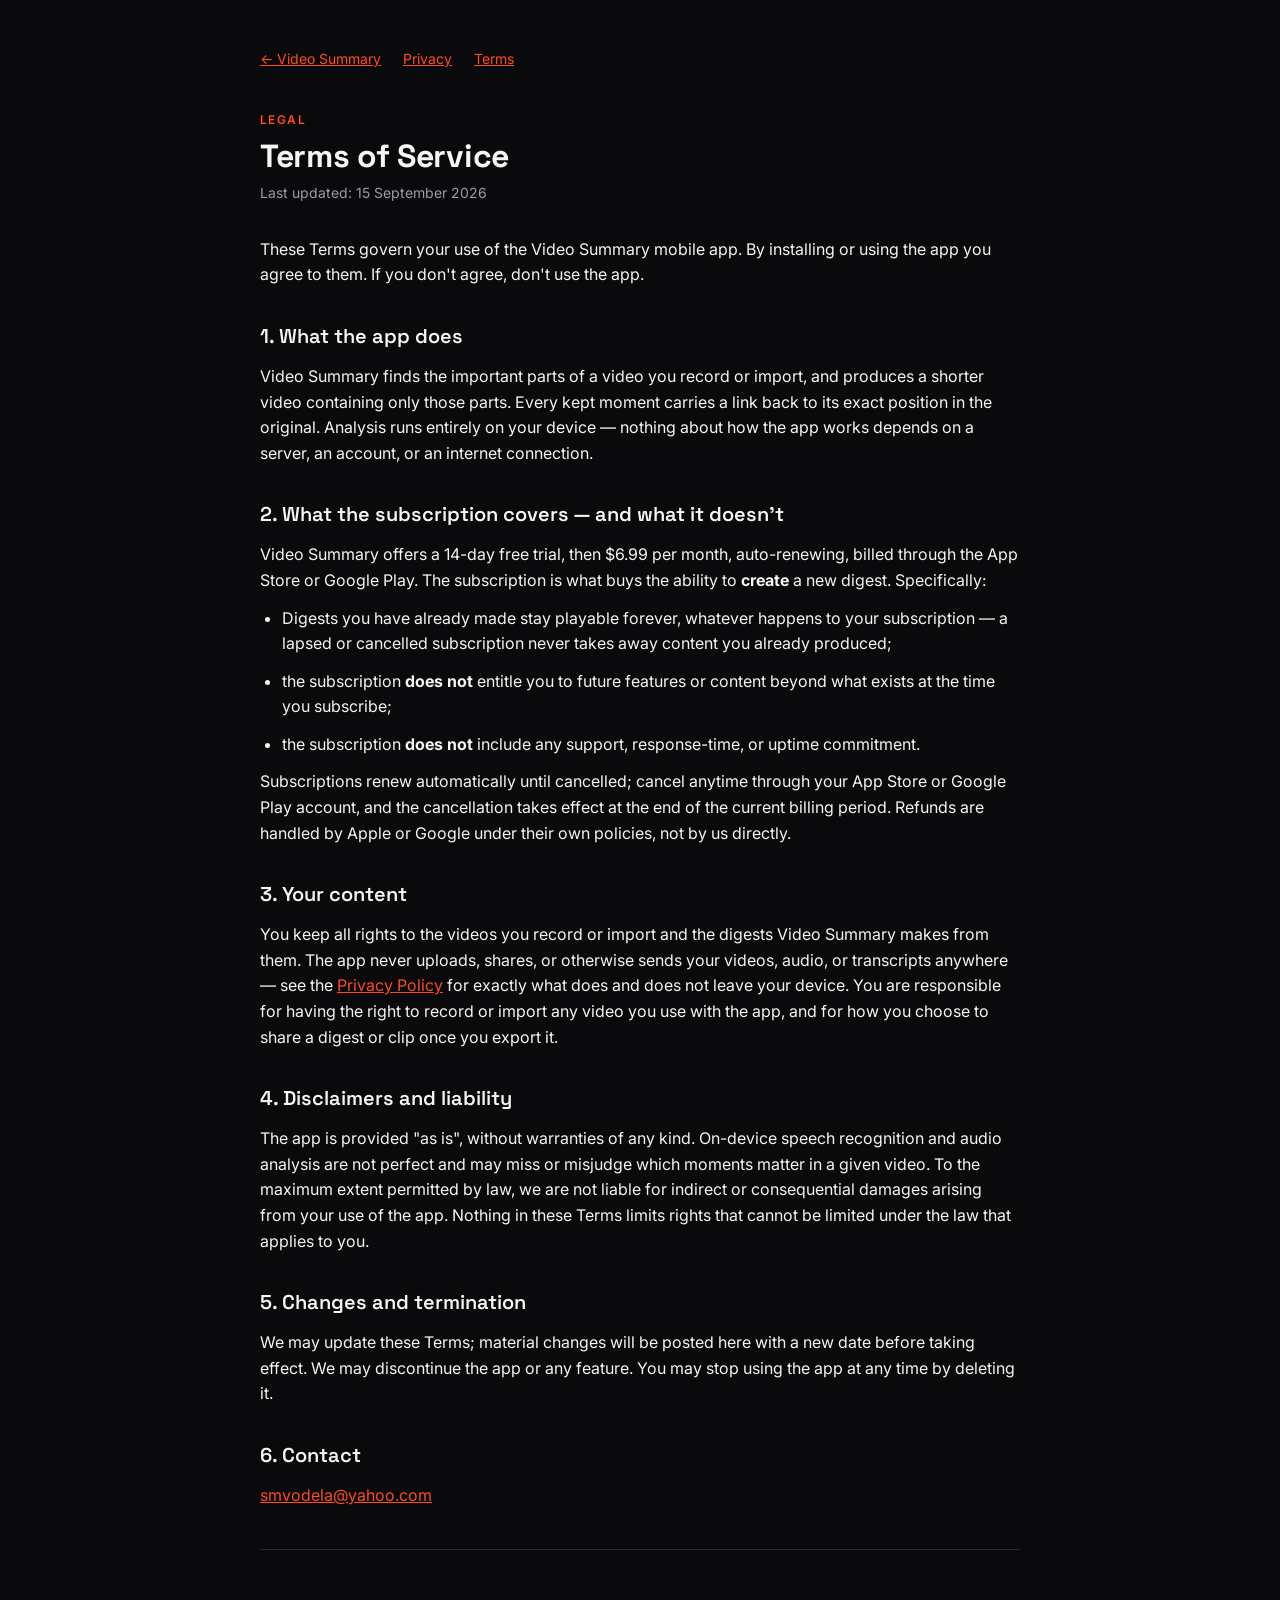
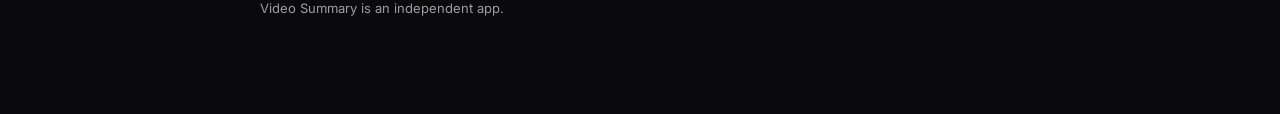
<file: videodigest/terms.html>
<!DOCTYPE html>
<html lang="en">
<head>
<meta charset="UTF-8" />
<meta name="viewport" content="width=device-width, initial-scale=1" />
<title>Terms of Service — Video Summary</title>
<meta name="description" content="The terms for using Video Summary, including exactly what the subscription does and does not cover." />
<link rel="preconnect" href="https://fonts.googleapis.com" />
<link rel="preconnect" href="https://fonts.gstatic.com" crossorigin />
<link href="https://fonts.googleapis.com/css2?family=Space+Grotesk:wght@600;700&family=Inter:wght@400;500;600&display=swap" rel="stylesheet" />
<link href="legal.css" rel="stylesheet" />
</head>
<body>
<main>
  <nav class="nav">
    <a href="https://rvodela.github.io/Videodigest/">&larr; Video Summary</a>
    <a href="privacy.html">Privacy</a>
    <a href="terms.html">Terms</a>
  </nav>

  <p class="eyebrow">Legal</p>
  <h1>Terms of Service</h1>
  <p class="updated">Last updated: 15 September 2026</p>

  <p>
    These Terms govern your use of the Video Summary mobile app. By installing
    or using the app you agree to them. If you don't agree, don't use the
    app.
  </p>

  <h2>1. What the app does</h2>
  <p>
    Video Summary finds the important parts of a video you record or import,
    and produces a shorter video containing only those parts. Every kept
    moment carries a link back to its exact position in the original.
    Analysis runs entirely on your device — nothing about how the app works
    depends on a server, an account, or an internet connection.
  </p>

  <h2>2. What the subscription covers — and what it doesn't</h2>
  <p>
    Video Summary offers a 14-day free trial, then $6.99 per month,
    auto-renewing, billed through the App Store or Google Play. The
    subscription is what buys the ability to <strong>create</strong> a new
    digest. Specifically:
  </p>
  <ul>
    <li>Digests you have already made stay playable forever, whatever
      happens to your subscription — a lapsed or cancelled subscription
      never takes away content you already produced;</li>
    <li>the subscription <strong>does not</strong> entitle you to future
      features or content beyond what exists at the time you subscribe;</li>
    <li>the subscription <strong>does not</strong> include any support,
      response-time, or uptime commitment.</li>
  </ul>
  <p>
    Subscriptions renew automatically until cancelled; cancel anytime through
    your App Store or Google Play account, and the cancellation takes effect
    at the end of the current billing period. Refunds are handled by Apple or
    Google under their own policies, not by us directly.
  </p>

  <h2>3. Your content</h2>
  <p>
    You keep all rights to the videos you record or import and the digests
    Video Summary makes from them. The app never uploads, shares, or otherwise
    sends your videos, audio, or transcripts anywhere — see the
    <a href="privacy.html">Privacy Policy</a> for exactly what does and does
    not leave your device. You are responsible for having the right to
    record or import any video you use with the app, and for how you choose
    to share a digest or clip once you export it.
  </p>

  <h2>4. Disclaimers and liability</h2>
  <p>
    The app is provided "as is", without warranties of any kind. On-device
    speech recognition and audio analysis are not perfect and may miss or
    misjudge which moments matter in a given video. To the maximum extent
    permitted by law, we are not liable for indirect or consequential
    damages arising from your use of the app. Nothing in these Terms limits
    rights that cannot be limited under the law that applies to you.
  </p>

  <h2>5. Changes and termination</h2>
  <p>
    We may update these Terms; material changes will be posted here with a
    new date before taking effect. We may discontinue the app or any
    feature. You may stop using the app at any time by deleting it.
  </p>

  <h2>6. Contact</h2>
  <p>
    <a href="mailto:smvodela@yahoo.com">smvodela@yahoo.com</a>
  </p>

  <hr />
  <footer>Video Summary is an independent app.</footer>
</main>
</body>
</html>
</file>
<file: legal.css>
/* Shared styling for the three legal pages. Mirrors web/index.html tokens. */
:root {
  --bg-primary: #0A0A0C;
  --bg-secondary: #16161A;
  --divider: #2A2A30;
  --text-primary: #F5F5F2;
  --text-secondary: #9C9CA3;
  --accent: #FF4B1F;
  --maxw: 760px;
}
* { box-sizing: border-box; margin: 0; padding: 0; }
body {
  background: var(--bg-primary);
  color: var(--text-primary);
  font-family: 'Inter', system-ui, -apple-system, 'Segoe UI', Roboto, sans-serif;
  line-height: 1.6;
  -webkit-font-smoothing: antialiased;
  padding: 48px 24px 96px;
}
main { max-width: var(--maxw); margin: 0 auto; }
a { color: var(--accent); }
.eyebrow {
  font-size: 12px; font-weight: 600; letter-spacing: 0.12em;
  text-transform: uppercase; color: var(--accent); margin-bottom: 8px;
}
h1 {
  font-family: 'Space Grotesk', 'Inter', sans-serif;
  font-weight: 700; font-size: 32px; letter-spacing: -0.01em;
  line-height: 1.15; margin-bottom: 8px;
}
.updated { color: var(--text-secondary); font-size: 14px; margin-bottom: 32px; }
h2 {
  font-family: 'Space Grotesk', 'Inter', sans-serif;
  font-weight: 600; font-size: 20px; margin: 32px 0 12px;
}
p, li { color: var(--text-primary); margin-bottom: 12px; }
ul { padding-left: 22px; margin-bottom: 12px; }
strong { color: var(--text-primary); }
hr { border: 0; border-top: 1px solid var(--divider); margin: 40px 0; }
.nav { margin-bottom: 40px; font-size: 14px; }
.nav a { margin-right: 18px; }
footer { color: var(--text-secondary); font-size: 13px; margin-top: 48px; }
</file>
<file: videodigest/legal.css>
/* Shared styling for the three legal pages. Mirrors web/index.html tokens. */
:root {
  --bg-primary: #0A0A0C;
  --bg-secondary: #16161A;
  --divider: #2A2A30;
  --text-primary: #F5F5F2;
  --text-secondary: #9C9CA3;
  --accent: #FF4B1F;
  --maxw: 760px;
}
* { box-sizing: border-box; margin: 0; padding: 0; }
body {
  background: var(--bg-primary);
  color: var(--text-primary);
  font-family: 'Inter', system-ui, -apple-system, 'Segoe UI', Roboto, sans-serif;
  line-height: 1.6;
  -webkit-font-smoothing: antialiased;
  padding: 48px 24px 96px;
}
main { max-width: var(--maxw); margin: 0 auto; }
a { color: var(--accent); }
.eyebrow {
  font-size: 12px; font-weight: 600; letter-spacing: 0.12em;
  text-transform: uppercase; color: var(--accent); margin-bottom: 8px;
}
h1 {
  font-family: 'Space Grotesk', 'Inter', sans-serif;
  font-weight: 700; font-size: 32px; letter-spacing: -0.01em;
  line-height: 1.15; margin-bottom: 8px;
}
.updated { color: var(--text-secondary); font-size: 14px; margin-bottom: 32px; }
h2 {
  font-family: 'Space Grotesk', 'Inter', sans-serif;
  font-weight: 600; font-size: 20px; margin: 32px 0 12px;
}
p, li { color: var(--text-primary); margin-bottom: 12px; }
ul { padding-left: 22px; margin-bottom: 12px; }
strong { color: var(--text-primary); }
hr { border: 0; border-top: 1px solid var(--divider); margin: 40px 0; }
.nav { margin-bottom: 40px; font-size: 14px; }
.nav a { margin-right: 18px; }
footer { color: var(--text-secondary); font-size: 13px; margin-top: 48px; }
</file>
